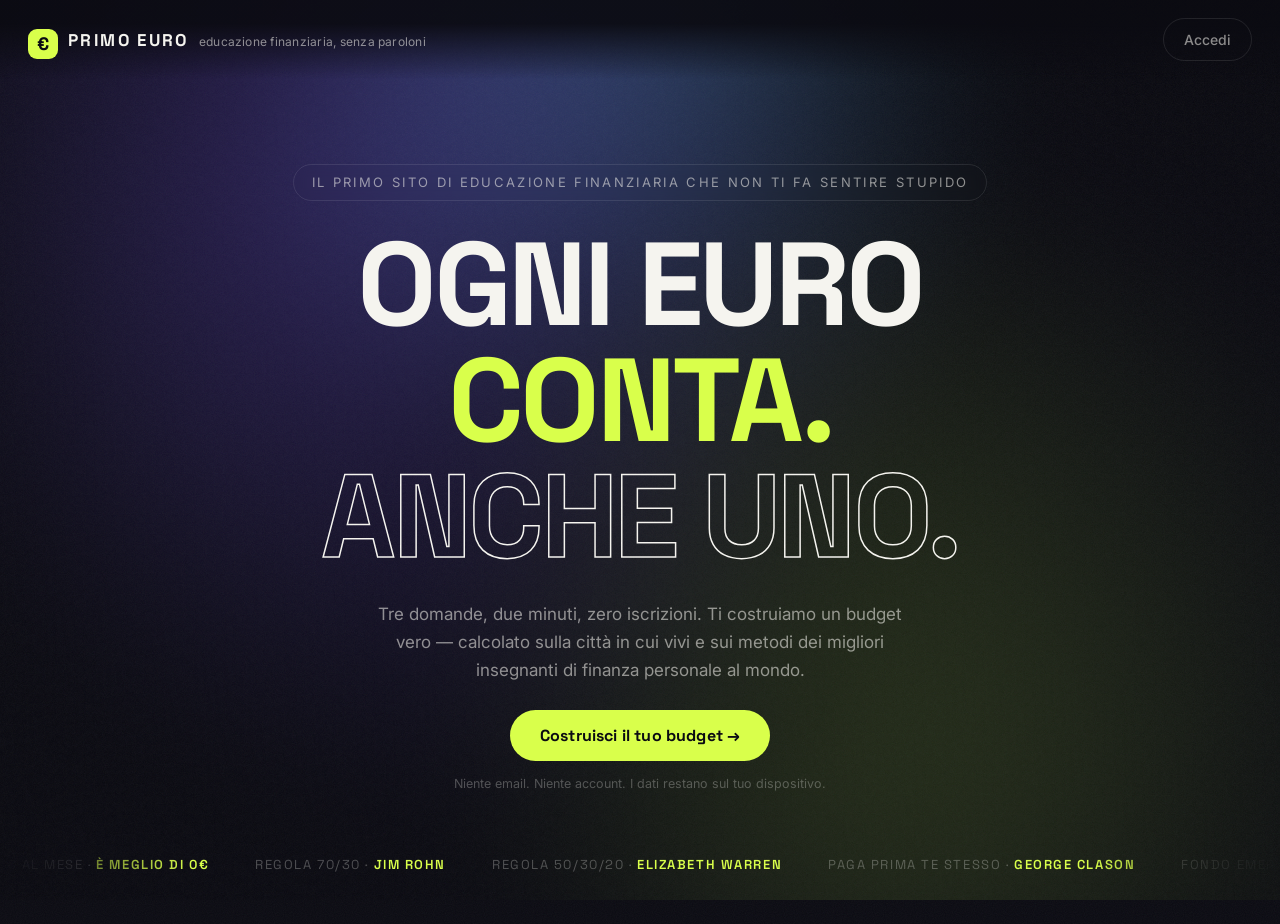
<file: dashboard.html>
<!DOCTYPE html>
<html lang="it">
<head>
  <meta charset="UTF-8" />
  <meta name="viewport" content="width=device-width, initial-scale=1.0, viewport-fit=cover" />
  <title>PRIMO EURO — Il tuo primo euro messo da parte</title>
  <meta name="description" content="Educazione finanziaria semplice: tre domande e ti costruiamo un budget vero, basato sulla tua città e sui metodi dei migliori insegnanti di finanza personale al mondo." />
  <link rel="icon" href="data:image/svg+xml,%3Csvg xmlns='http://www.w3.org/2000/svg' viewBox='0 0 100 100'%3E%3Crect width='100' height='100' rx='24' fill='%230b0b12'/%3E%3Ctext x='50' y='68' font-size='58' text-anchor='middle' fill='%23d9ff4b' font-family='Arial' font-weight='bold'%3E€%3C/text%3E%3C/svg%3E" />
  <link rel="preconnect" href="https://fonts.googleapis.com" />
  <link rel="preconnect" href="https://fonts.gstatic.com" crossorigin />
  <link href="https://fonts.googleapis.com/css2?family=Space+Grotesk:wght@400;500;600;700&family=Inter:wght@400;500;600&display=swap" rel="stylesheet" />
  <link rel="stylesheet" href="css/style.css" />
</head>
<body>

  <!-- WebGL shader background -->
  <canvas id="bg" aria-hidden="true"></canvas>
  <div class="grain" aria-hidden="true"></div>

  <!-- Top bar -->
  <header class="topbar">
    <div class="brand">
      <span class="brand-mark">€</span>
      <span class="brand-name">PRIMO&nbsp;EURO</span>
      <span class="brand-tag">educazione finanziaria, senza paroloni</span>
    </div>
    <nav class="topbar-right">
      <ol class="steps" id="stepDots" aria-label="Avanzamento">
        <li data-dot="goals"></li>
        <li data-dot="income"></li>
        <li data-dot="city"></li>
      </ol>
      <button class="btn-ghost" id="btnRestart" hidden>↺ Ricomincia</button>
      <button class="btn-ghost" id="btnAuth">Accedi</button>
    </nav>
  </header>

  <main id="stage">

    <!-- ===================== SCENE: HERO ===================== -->
    <section class="scene is-active" data-scene="hero">
      <div class="hero">
        <p class="eyebrow reveal">Il primo sito di educazione finanziaria che non ti fa sentire stupido</p>
        <h1 class="hero-title" id="heroTitle">
          <span class="line"><span class="w">Ogni</span> <span class="w">euro</span></span>
          <span class="line"><span class="w accent">conta.</span> <span class="w outline">Anche&nbsp;uno.</span></span>
        </h1>
        <p class="hero-sub reveal">
          Tre domande, due minuti, zero iscrizioni. Ti costruiamo un budget vero —
          calcolato sulla città in cui vivi e sui metodi dei migliori insegnanti
          di finanza personale al mondo.
        </p>
        <div class="hero-cta reveal">
          <button class="btn-primary" id="btnStart">Costruisci il tuo budget <span class="arrow">→</span></button>
          <p class="hero-note">Niente email. Niente account. I dati restano sul tuo dispositivo.</p>
        </div>
        <div class="hero-ticker reveal" aria-hidden="true">
          <div class="ticker-track" id="tickerTrack"></div>
        </div>
      </div>
    </section>

    <!-- ===================== SCENE: GOALS ===================== -->
    <section class="scene" data-scene="goals">
      <div class="panel">
        <header class="panel-head">
          <p class="kicker">01 — Obiettivi</p>
          <h2 class="panel-title">Cosa sogni?</h2>
          <p class="panel-sub">Scegline <em>uno per orizzonte</em>: breve, medio e lungo. Il futuro si costruisce su tre binari insieme.</p>
        </header>
        <div class="goals-grid" id="goalsGrid"></div>
        <footer class="panel-foot">
          <button class="btn-ghost" data-back>← Indietro</button>
          <button class="btn-primary" data-next id="btnGoalsNext" disabled>Scegline 3 <span class="arrow">→</span></button>
        </footer>
      </div>
    </section>

    <!-- ===================== SCENE: INCOME ===================== -->
    <section class="scene" data-scene="income">
      <div class="panel panel-narrow">
        <header class="panel-head">
          <p class="kicker">02 — Entrate</p>
          <h2 class="panel-title">Quanto ti entra al mese, <em>netto</em>?</h2>
          <p class="panel-sub">Netto = quello che arriva davvero. Stipendio, paghetta, lavoretti, ripetizioni: conta tutto.</p>
        </header>
        <div class="income-box">
          <div class="type-toggle" id="typeToggle" role="radiogroup" aria-label="Tipo di entrate">
            <button class="type-btn on" data-type="fisso" role="radio" aria-checked="true">
              <span class="t-emoji">💼</span><span>Stipendio fisso</span><small>già netto, tasse pagate</small>
            </button>
            <button class="type-btn" data-type="piva" role="radio" aria-checked="false">
              <span class="t-emoji">🧾</span><span>Partita IVA / freelance</span><small>il 50% va da parte per il fisco</small>
            </button>
          </div>
          <div class="income-display">
            <span class="income-euro">€</span>
            <input id="incomeInput" type="text" inputmode="numeric" value="1200" maxlength="6" aria-label="Entrate mensili nette in euro" />
            <span class="income-permonth">/mese</span>
          </div>
          <input id="incomeRange" class="range range-big" type="range" min="0" max="3500" step="10" value="1200" aria-label="Cursore entrate mensili" />
          <div class="income-marks"><span>0€</span><span>1.000€</span><span>2.000€</span><span>3.500€+</span></div>
          <p class="income-hint" id="incomeHint"></p>
          <div class="profile-row">
            <div class="jars-mini" id="ageChoice" role="radiogroup" aria-label="La tua età">
              <span class="jars-mini-label">La tua età:</span>
            </div>
            <div class="jars-mini" id="familyChoice" role="radiogroup" aria-label="Per chi è il budget">
              <span class="jars-mini-label">Il budget è:</span>
            </div>
          </div>
        </div>
        <footer class="panel-foot">
          <button class="btn-ghost" data-back>← Indietro</button>
          <button class="btn-primary" data-next>Avanti <span class="arrow">→</span></button>
        </footer>
      </div>
    </section>

    <!-- ===================== SCENE: CITY ===================== -->
    <section class="scene" data-scene="city">
      <div class="panel">
        <header class="panel-head">
          <p class="kicker">03 — Dove vivi</p>
          <h2 class="panel-title">La tua città, il tuo costo della vita.</h2>
          <p class="panel-sub">Stessa paga, vita diversa: 1.200€ a Milano non sono 1.200€ a Palermo.</p>
        </header>
        <div class="city-wrap">
          <div class="city-col">
            <input id="citySearch" class="city-search" type="search" placeholder="Cerca la tua città…" aria-label="Cerca città" />
            <div class="city-grid" id="cityGrid" role="listbox" aria-label="Scegli la città"></div>
          </div>
          <div class="housing-col">
            <p class="housing-label">Come vivi?</p>
            <div class="housing-grid" id="housingGrid"></div>
            <p class="housing-label">Come ti muovi?</p>
            <div class="housing-grid vehicle-grid" id="vehicleGrid"></div>
            <div class="city-preview" id="cityPreview" hidden></div>
          </div>
        </div>
        <footer class="panel-foot">
          <button class="btn-ghost" data-back>← Indietro</button>
          <button class="btn-primary" id="btnBuild" disabled>Calcola il mio piano <span class="arrow">→</span></button>
        </footer>
      </div>
    </section>

    <!-- ===================== SCENE: LOADING ===================== -->
    <section class="scene" data-scene="loading">
      <div class="loading">
        <div class="loading-ring" aria-hidden="true"><span></span></div>
        <p class="loading-line" id="loadingLine">Stiamo facendo i conti…</p>
      </div>
    </section>

    <!-- ===================== SCENE: DASHBOARD ===================== -->
    <section class="scene" data-scene="dash">
      <div class="dash">

        <header class="dash-head">
          <div>
            <h2 class="dash-title">Il tuo piano di <span id="dashMonth">questo mese</span></h2>
            <div class="dash-pills" id="dashPills"></div>
          </div>
          <div class="dash-actions">
            <button class="btn-ghost" id="btnTour" aria-label="Rivedi la guida">💡 Come funziona</button>
            <button class="btn-ghost" id="btnReset">✦ Rimetti i consigli</button>
          </div>
        </header>

        <div class="dash-grid">

          <!-- 1 · Budget -->
          <article class="card card-cats">
            <h3 class="card-title"><span class="step-num">1</span> Il tuo budget, voce per voce <span class="card-hint">— trascina i cursori o clicca sulla cifra e scrivila: il risparmio si aggiorna da solo</span></h3>
            <div class="cats" id="catsList"></div>
          </article>

          <!-- 2 · Piano -->
          <article class="card card-save">
            <h3 class="card-title"><span class="step-num">2</span> Il tuo piano del mese</h3>
            <div class="save-split">
              <div class="save-cell"><span class="save-emoji">🌱</span><b id="saveRisp">€0</b><span>risparmio</span></div>
              <div class="save-cell"><span class="save-emoji">📈</span><b id="saveInv">€0</b><span>investimenti</span></div>
            </div>
            <p class="save-note" id="saveNote"></p>
            <div class="jars-list" id="jarsList"></div>
            <div class="goals-guide" id="goalsGuide"></div>
            <button class="btn-primary btn-confirm" id="btnConfirm">✓ Conferma il piano</button>
          </article>

          <!-- 3 · Colpo d'occhio -->
          <div class="dash-side">

            <article class="card card-donut">
              <h3 class="card-title"><span class="step-num">3</span> Dove va ogni euro</h3>
              <div class="donut-wrap">
                <svg viewBox="0 0 200 200" class="donut" id="donutSvg" role="img" aria-label="Grafico a ciambella del budget">
                  <g id="donutArcs" transform="rotate(-90 100 100)"></g>
                </svg>
                <div class="donut-center">
                  <span class="donut-total" id="donutTotal">€0</span>
                  <span class="donut-caption">al mese</span>
                </div>
              </div>
              <ul class="legend" id="donutLegend"></ul>
            </article>

            <article class="card card-vita">
              <h3 class="card-title">Tenore di vita</h3>
              <div class="vita-row">
                <svg viewBox="0 0 120 70" class="gauge" aria-hidden="true">
                  <path d="M10 62 A52 52 0 0 1 110 62" class="gauge-track" />
                  <path d="M10 62 A52 52 0 0 1 110 62" class="gauge-fill" id="gaugeFill" />
                </svg>
                <div class="vita-info">
                  <span class="vita-grade" id="vitaGrade">—</span>
                  <span class="vita-label" id="vitaLabel"></span>
                </div>
              </div>
              <p class="vita-note" id="vitaNote"></p>
            </article>

          </div>
        </div>

        <article class="card card-teacher" id="teacherCard" tabindex="0" role="button" aria-label="Prossimo principio">
          <h3 class="card-title">I principi<br />dei maestri</h3>
          <div class="teacher-body">
            <p class="teacher-quote" id="teacherQuote"></p>
            <p class="teacher-name" id="teacherName"></p>
          </div>
          <div class="teacher-dots" id="teacherDots"></div>
        </article>
      </div>
    </section>

    <!-- ===================== SCENE: DONE ===================== -->
    <section class="scene" data-scene="done">
      <div class="done">
        <p class="kicker done-head">Piano confermato ✓</p>
        <h2 class="done-title done-head" id="doneTitle">Fatto.</h2>
        <p class="done-sub done-head" id="doneSub"></p>
        <div class="done-stats" id="doneStats"></div>
        <div class="done-advice" id="doneAdvice"></div>
        <div class="done-actions">
          <button class="btn-ghost" id="btnBackDash">← Ritocca il piano</button>
          <button class="btn-primary" id="btnDoneOk">Vado così, al lavoro 🌱</button>
        </div>
      </div>
    </section>

    <!-- ===================== SCENE: TABELLA DI MARCIA ===================== -->
    <section class="scene" data-scene="table">
      <div class="done">
        <p class="kicker done-head">La schermata da salvare 📌</p>
        <h2 class="done-title done-head">La tua <em>tabella di marcia</em>.</h2>
        <p class="done-sub done-head">Ogni volta che entrano soldi, esegui in ordine — dal punto 1 in giù. Copiala, scrivila a mano o falle uno screenshot: deve stare dove la vedi.</p>
        <div class="done-table" id="doneTable"></div>
        <p class="done-quote">Ogni euro conta. <span>Anche uno.</span></p>
        <div class="done-actions">
          <button class="btn-ghost" id="btnTableBack">← Ritocca il piano</button>
          <button class="btn-primary" id="btnCopyTable">📋 Copia la tabella</button>
        </div>
      </div>
    </section>

  </main>

  <!-- Modale accesso -->
  <div class="overlay" id="authModal" hidden>
    <div class="overlay-panel" role="dialog" aria-modal="true" aria-label="Accedi o registrati">
      <header class="overlay-head">
        <h3>🔑 Accedi o registrati</h3>
        <button class="overlay-close" id="authClose" aria-label="Chiudi">✕</button>
      </header>
      <p class="overlay-sub">
        Il piano è già salvato <b>su questo dispositivo</b>. Con un account lo ritrovi
        ovunque: niente password, ti mandiamo un link via email che vale come chiave.
      </p>
      <form id="authForm" class="auth-form">
        <input id="authEmail" type="email" class="city-search" placeholder="la-tua@email.it" autocomplete="email" required />
        <button class="btn-primary" type="submit">✉️ Inviami il link magico</button>
      </form>
      <div class="auth-alt" id="authAlt">
        <span class="auth-divider">oppure</span>
        <button class="btn-ghost auth-google" id="authGoogle">
          <svg width="16" height="16" viewBox="0 0 48 48" aria-hidden="true"><path fill="#FFC107" d="M43.6 20.1H42V20H24v8h11.3C33.7 32.7 29.2 36 24 36c-6.6 0-12-5.4-12-12s5.4-12 12-12c3.1 0 5.9 1.2 8 3l5.7-5.7C34.3 6.1 29.4 4 24 4 13 4 4 13 4 24s9 20 20 20 20-9 20-20c0-1.3-.1-2.6-.4-3.9z"/><path fill="#FF3D00" d="m6.3 14.7 6.6 4.8C14.7 15.1 19 12 24 12c3.1 0 5.9 1.2 8 3l5.7-5.7C34.3 6.1 29.4 4 24 4 16.3 4 9.7 8.3 6.3 14.7z"/><path fill="#4CAF50" d="M24 44c5.2 0 9.9-2 13.4-5.2l-6.2-5.2C29.2 35.1 26.7 36 24 36c-5.2 0-9.6-3.3-11.3-8l-6.5 5C9.5 39.6 16.2 44 24 44z"/><path fill="#1976D2" d="M43.6 20.1H42V20H24v8h11.3c-.8 2.3-2.3 4.3-4.1 5.7l6.2 5.2C41 35.4 44 30.2 44 24c0-1.3-.1-2.6-.4-3.9z"/></svg>
          Continua con Google
        </button>
      </div>
      <div id="authUser" hidden>
        <p class="overlay-sub">Sei dentro come <b id="authUserEmail"></b>. Il piano si aggiorna da solo sul tuo account.</p>
        <button class="btn-ghost" id="authLogout">Esci</button>
      </div>
      <p class="auth-msg" id="authMsg" hidden></p>
    </div>
  </div>

  <noscript>
    <div style="position:fixed;inset:0;background:#0b0b12;color:#f5f4ef;display:grid;place-items:center;font-family:sans-serif;text-align:center;padding:2rem;z-index:99">
      <p>PRIMO ha bisogno di JavaScript per fare i conti. Attivalo e ricarica la pagina 🙏</p>
    </div>
  </noscript>

  <script src="https://cdn.jsdelivr.net/npm/gsap@3.12.5/dist/gsap.min.js" defer></script>
  <script src="js/config.js" defer></script>
  <script src="js/data.js" defer></script>
  <script src="js/engine.js" defer></script>
  <script src="js/bg.js" defer></script>
  <script src="js/app.js" defer></script>
  <script src="js/auth.js" defer></script>
</body>
</html>
</file>
<file: css/style.css>
/* ============================================================
   PRIMO — design system
   Palette: inchiostro profondo + lime elettrico + violetto
   ============================================================ */

:root {
  --ink: #0b0b12;
  --ink-2: #12121d;
  --paper: #f5f4ef;
  --muted: rgba(245, 244, 239, 0.55);
  --faint: rgba(245, 244, 239, 0.28);
  --lime: #d9ff4b;
  --lime-dim: rgba(217, 255, 75, 0.14);
  --violet: #7c5cff;
  --teal: #4bd8c4;
  --coral: #ff7a59;
  --amber: #ffc24b;
  --danger: #ff5c72;
  --line: rgba(245, 244, 239, 0.1);
  --card: rgba(18, 18, 29, 0.62);
  --radius: 22px;
  --font-display: "Space Grotesk", "Inter", system-ui, sans-serif;
  --font-ui: "Inter", system-ui, sans-serif;
  --ease-out: cubic-bezier(0.22, 1, 0.36, 1);
}

* { margin: 0; padding: 0; box-sizing: border-box; }

html, body {
  height: 100%;
  overscroll-behavior: none;
}

body {
  background: var(--ink);
  color: var(--paper);
  font-family: var(--font-ui);
  font-size: 16px;
  line-height: 1.5;
  -webkit-font-smoothing: antialiased;
  overflow: hidden;
}

::selection { background: var(--lime); color: var(--ink); }

button { font-family: inherit; cursor: pointer; }
input { font-family: inherit; }

/* ---------- background layers ---------- */

#bg {
  position: fixed;
  inset: 0;
  width: 100%;
  height: 100%;
  z-index: 0;
}

.grain {
  position: fixed;
  inset: -50%;
  z-index: 1;
  pointer-events: none;
  opacity: 0.055;
  background-image: url("data:image/svg+xml,%3Csvg xmlns='http://www.w3.org/2000/svg' width='300' height='300'%3E%3Cfilter id='n'%3E%3CfeTurbulence type='fractalNoise' baseFrequency='0.9' numOctaves='2'/%3E%3C/filter%3E%3Crect width='300' height='300' filter='url(%23n)'/%3E%3C/svg%3E");
  animation: grain-shift 0.9s steps(3) infinite;
}

@keyframes grain-shift {
  0% { transform: translate(0, 0); }
  33% { transform: translate(-2%, 1%); }
  66% { transform: translate(1%, -2%); }
  100% { transform: translate(0, 0); }
}

/* ---------- topbar ---------- */

.topbar {
  position: fixed;
  top: 0; left: 0; right: 0;
  z-index: 10;
  display: flex;
  align-items: center;
  justify-content: space-between;
  padding: 18px 28px;
  background: linear-gradient(180deg, rgba(11, 11, 18, 0.92) 30%, rgba(11, 11, 18, 0));
}

.brand { display: flex; align-items: baseline; gap: 10px; }

.brand-mark {
  display: inline-grid;
  place-items: center;
  width: 30px; height: 30px;
  border-radius: 9px;
  background: var(--lime);
  color: var(--ink);
  font-family: var(--font-display);
  font-weight: 700;
  font-size: 18px;
  transform: translateY(4px);
}

.brand-name {
  font-family: var(--font-display);
  font-weight: 700;
  letter-spacing: 0.14em;
  font-size: 17px;
}

.brand-tag {
  font-size: 12px;
  color: var(--muted);
  letter-spacing: 0.02em;
}

.topbar-right { display: flex; align-items: center; gap: 18px; }

.steps {
  display: flex;
  gap: 8px;
  list-style: none;
  opacity: 0;
  transition: opacity 0.4s;
}

.steps.show { opacity: 1; }

.steps li {
  width: 22px; height: 4px;
  border-radius: 2px;
  background: var(--line);
  transition: background 0.35s;
}

.steps li.on { background: var(--lime); }

/* ---------- buttons ---------- */

.btn-primary {
  position: relative;
  border: none;
  border-radius: 999px;
  padding: 15px 30px;
  background: var(--lime);
  color: var(--ink);
  font-family: var(--font-display);
  font-weight: 700;
  font-size: 16px;
  letter-spacing: 0.01em;
  transition: transform 0.35s var(--ease-out), box-shadow 0.35s, opacity 0.25s;
  box-shadow: 0 0 0 0 rgba(217, 255, 75, 0);
  will-change: transform;
}

.btn-primary:hover { box-shadow: 0 8px 40px -8px rgba(217, 255, 75, 0.55); }
.btn-primary:active { transform: scale(0.97); }
.btn-primary:disabled { opacity: 0.35; cursor: not-allowed; box-shadow: none; }

.btn-primary .arrow { display: inline-block; transition: transform 0.3s var(--ease-out); }
.btn-primary:hover .arrow { transform: translateX(4px); }

.btn-ghost {
  border: 1px solid var(--line);
  background: transparent;
  color: var(--muted);
  border-radius: 999px;
  padding: 12px 20px;
  font-size: 14px;
  font-weight: 500;
  transition: border-color 0.3s, color 0.3s, background 0.3s;
}

.btn-ghost:hover { border-color: var(--faint); color: var(--paper); background: rgba(245,244,239,0.04); }

/* ---------- scenes ---------- */

#stage { position: relative; z-index: 5; height: 100dvh; }

.scene {
  position: absolute;
  inset: 0;
  display: grid;
  place-items: center;
  padding: 86px 28px 28px;
  opacity: 0;
  visibility: hidden;
  transform: translateY(26px) scale(0.995);
  transition: opacity 0.55s var(--ease-out), transform 0.55s var(--ease-out), visibility 0s 0.55s;
  pointer-events: none;
  overflow: hidden auto;
}

.scene.is-active {
  opacity: 1;
  visibility: visible;
  transform: none;
  pointer-events: auto;
  transition: opacity 0.6s var(--ease-out) 0.12s, transform 0.6s var(--ease-out) 0.12s;
}

/* ---------- hero ---------- */

.hero {
  max-width: 880px;
  text-align: center;
  display: flex;
  flex-direction: column;
  align-items: center;
  gap: 26px;
}

.eyebrow {
  font-size: 13px;
  letter-spacing: 0.18em;
  text-transform: uppercase;
  color: var(--muted);
  border: 1px solid var(--line);
  border-radius: 999px;
  padding: 8px 18px;
  backdrop-filter: blur(6px);
}

.hero-title {
  font-family: var(--font-display);
  font-weight: 700;
  font-size: clamp(52px, 9.5vw, 118px);
  line-height: 0.98;
  letter-spacing: -0.03em;
  text-transform: uppercase;
}

.hero-title .line { display: block; overflow: hidden; }
.hero-title .w { display: inline-block; }

.hero-title .accent { color: var(--lime); }

.hero-title .outline {
  color: transparent;
  -webkit-text-stroke: 1.5px var(--paper);
}

.hero-sub {
  max-width: 560px;
  font-size: 17px;
  color: var(--muted);
  line-height: 1.65;
}

.hero-cta { display: flex; flex-direction: column; align-items: center; gap: 14px; }

.hero-note { font-size: 12.5px; color: var(--faint); }

/* ticker */

.hero-ticker {
  position: absolute;
  bottom: 26px;
  left: 0; right: 0;
  overflow: hidden;
  mask-image: linear-gradient(90deg, transparent, #000 15%, #000 85%, transparent);
  -webkit-mask-image: linear-gradient(90deg, transparent, #000 15%, #000 85%, transparent);
}

.ticker-track {
  display: flex;
  gap: 46px;
  width: max-content;
  animation: ticker 38s linear infinite;
  font-family: var(--font-display);
  font-size: 13px;
  letter-spacing: 0.12em;
  text-transform: uppercase;
  color: var(--faint);
  white-space: nowrap;
}

.ticker-track b { color: var(--lime); font-weight: 600; }

@keyframes ticker { to { transform: translateX(-50%); } }

/* ---------- panels (wizard) ---------- */

.panel {
  width: min(1020px, 100%);
  display: flex;
  flex-direction: column;
  gap: 28px;
}

.panel-narrow { width: min(640px, 100%); }

.kicker {
  font-family: var(--font-display);
  font-size: 12.5px;
  letter-spacing: 0.22em;
  text-transform: uppercase;
  color: var(--lime);
  margin-bottom: 12px;
}

.panel-title {
  font-family: var(--font-display);
  font-weight: 700;
  font-size: clamp(32px, 4.6vw, 54px);
  letter-spacing: -0.02em;
  line-height: 1.04;
}

.panel-title em { font-style: normal; color: var(--lime); }

.panel-sub { margin-top: 10px; color: var(--muted); font-size: 15.5px; max-width: 560px; }

.panel-foot {
  display: flex;
  justify-content: space-between;
  align-items: center;
  gap: 16px;
}

/* ---------- goals ---------- */

.goals-grid {
  display: grid;
  grid-template-columns: repeat(3, 1fr);
  gap: 18px;
}

.goal-col { display: flex; flex-direction: column; gap: 10px; }

.goal-col-head {
  display: flex;
  align-items: baseline;
  justify-content: space-between;
  padding: 0 4px 4px;
}

.goal-col-title {
  font-family: var(--font-display);
  font-weight: 600;
  font-size: 15px;
  letter-spacing: 0.04em;
}

.goal-col-when { font-size: 12px; color: var(--faint); }

.goal-check {
  display: inline-block;
  color: var(--lime);
  font-weight: 700;
  opacity: 0;
  transform: scale(0.6);
  transition: opacity 0.3s, transform 0.3s var(--ease-out);
}

.goal-col.chosen .goal-check { opacity: 1; transform: none; }

.goal-chip {
  display: flex;
  align-items: center;
  gap: 12px;
  text-align: left;
  border: 1px solid var(--line);
  background: var(--card);
  backdrop-filter: blur(10px);
  color: var(--paper);
  border-radius: 16px;
  padding: 13px 16px;
  font-size: 14.5px;
  font-weight: 500;
  transition: border-color 0.25s, background 0.25s, transform 0.25s var(--ease-out);
}

.goal-chip:hover { border-color: var(--faint); transform: translateY(-2px); }

.goal-chip.on {
  border-color: var(--lime);
  background: var(--lime-dim);
  box-shadow: inset 0 0 0 1px var(--lime);
}

.goal-chip .g-emoji { font-size: 20px; }
.goal-chip .g-cost { margin-left: auto; font-size: 12.5px; color: var(--muted); font-variant-numeric: tabular-nums; }
.goal-chip.on .g-cost { color: var(--lime); }

/* ---------- income ---------- */

.income-box {
  display: flex;
  flex-direction: column;
  gap: 22px;
  border: 1px solid var(--line);
  background: var(--card);
  backdrop-filter: blur(12px);
  border-radius: var(--radius);
  padding: 34px 34px 26px;
}

.income-display {
  display: flex;
  align-items: baseline;
  justify-content: center;
  gap: 8px;
  font-family: var(--font-display);
}

.income-euro { font-size: 34px; color: var(--lime); font-weight: 700; }

#incomeInput {
  background: transparent;
  border: none;
  outline: none;
  color: var(--paper);
  font-family: var(--font-display);
  font-weight: 700;
  font-size: clamp(56px, 8vw, 84px);
  letter-spacing: -0.02em;
  width: 5ch;
  text-align: center;
  font-variant-numeric: tabular-nums;
  border-bottom: 2px solid var(--line);
  transition: border-color 0.3s;
}

#incomeInput:focus { border-color: var(--lime); }

.income-permonth { font-size: 18px; color: var(--muted); }

.income-marks {
  display: flex;
  justify-content: space-between;
  font-size: 12px;
  color: var(--faint);
  font-variant-numeric: tabular-nums;
}

.income-hint {
  text-align: center;
  font-size: 14px;
  color: var(--muted);
  min-height: 22px;
}

.income-hint b { color: var(--lime); font-weight: 600; }

/* range slider */

.range {
  -webkit-appearance: none;
  appearance: none;
  width: 100%;
  height: 26px;
  background: transparent;
}

.range::-webkit-slider-runnable-track {
  height: 6px;
  border-radius: 3px;
  background: linear-gradient(90deg, var(--lime) var(--fill, 50%), rgba(245,244,239,0.12) var(--fill, 50%));
}

.range::-moz-range-track {
  height: 6px;
  border-radius: 3px;
  background: rgba(245,244,239,0.12);
}

.range::-moz-range-progress { height: 6px; border-radius: 3px; background: var(--lime); }

.range::-webkit-slider-thumb {
  -webkit-appearance: none;
  width: 22px; height: 22px;
  border-radius: 50%;
  background: var(--paper);
  border: 5px solid var(--ink);
  box-shadow: 0 0 0 1.5px var(--lime), 0 4px 14px rgba(0,0,0,0.5);
  margin-top: -8px;
  transition: transform 0.2s var(--ease-out);
}

.range::-webkit-slider-thumb:hover { transform: scale(1.15); }

.range::-moz-range-thumb {
  width: 12px; height: 12px;
  border-radius: 50%;
  background: var(--paper);
  border: 5px solid var(--ink);
  box-shadow: 0 0 0 1.5px var(--lime), 0 4px 14px rgba(0,0,0,0.5);
}

/* ---------- city ---------- */

.city-wrap {
  display: grid;
  grid-template-columns: 1.25fr 1fr;
  gap: 22px;
  align-items: start;
}

.city-col { display: flex; flex-direction: column; gap: 12px; }

.city-search {
  border: 1px solid var(--line);
  background: var(--card);
  backdrop-filter: blur(10px);
  color: var(--paper);
  border-radius: 14px;
  padding: 14px 18px;
  font-size: 15px;
  outline: none;
  transition: border-color 0.3s;
}

.city-search::placeholder { color: var(--faint); }
.city-search:focus { border-color: var(--lime); }

.city-grid {
  display: grid;
  grid-template-columns: repeat(3, 1fr);
  gap: 9px;
  max-height: 292px;
  overflow-y: auto;
  padding-right: 4px;
  scrollbar-width: thin;
  scrollbar-color: var(--faint) transparent;
}

.city-btn {
  border: 1px solid var(--line);
  background: var(--card);
  color: var(--paper);
  border-radius: 12px;
  padding: 11px 12px;
  font-size: 13.5px;
  font-weight: 500;
  text-align: left;
  display: flex;
  flex-direction: column;
  gap: 2px;
  transition: border-color 0.2s, background 0.2s;
}

.city-btn small { color: var(--faint); font-size: 11px; }
.city-btn:hover { border-color: var(--faint); }

.city-btn.on {
  border-color: var(--lime);
  background: var(--lime-dim);
  box-shadow: inset 0 0 0 1px var(--lime);
}

.city-btn.on small { color: var(--lime); }

.housing-col { display: flex; flex-direction: column; gap: 12px; }

.housing-label {
  font-family: var(--font-display);
  font-size: 13px;
  letter-spacing: 0.1em;
  text-transform: uppercase;
  color: var(--muted);
}

.housing-grid { display: grid; grid-template-columns: 1fr 1fr; gap: 9px; }

.housing-btn {
  border: 1px solid var(--line);
  background: var(--card);
  color: var(--paper);
  border-radius: 14px;
  padding: 14px;
  font-size: 13.5px;
  font-weight: 500;
  text-align: left;
  display: flex;
  flex-direction: column;
  gap: 6px;
  transition: border-color 0.2s, background 0.2s;
}

.housing-btn .h-emoji { font-size: 22px; }
.housing-btn:hover { border-color: var(--faint); }

.housing-btn.on {
  border-color: var(--lime);
  background: var(--lime-dim);
  box-shadow: inset 0 0 0 1px var(--lime);
}

.vehicle-grid .housing-btn { padding: 10px 12px; gap: 3px; }
.vehicle-grid .h-emoji { font-size: 18px; }

.city-preview {
  border: 1px dashed var(--faint);
  border-radius: 16px;
  padding: 16px 18px;
  font-size: 13.5px;
  color: var(--muted);
  line-height: 1.7;
}

.city-preview b { color: var(--paper); font-variant-numeric: tabular-nums; }

/* ---------- loading ---------- */

.loading { display: flex; flex-direction: column; align-items: center; gap: 30px; }

.loading-ring {
  width: 74px; height: 74px;
  border-radius: 50%;
  border: 2px solid var(--line);
  position: relative;
}

.loading-ring span {
  position: absolute;
  inset: -2px;
  border-radius: 50%;
  border: 2px solid transparent;
  border-top-color: var(--lime);
  animation: spin 0.9s linear infinite;
}

@keyframes spin { to { transform: rotate(360deg); } }

.loading-line {
  font-family: var(--font-display);
  font-size: clamp(18px, 2.6vw, 26px);
  font-weight: 600;
  text-align: center;
  min-height: 36px;
}

/* ---------- dashboard ---------- */

.dash {
  width: min(1280px, 100%);
  height: 100%;
  display: flex;
  flex-direction: column;
  gap: 12px;
}

.dash-head {
  display: flex;
  justify-content: space-between;
  align-items: flex-end;
  gap: 18px;
  flex-wrap: wrap;
}

.dash-title {
  font-family: var(--font-display);
  font-weight: 700;
  font-size: clamp(24px, 2.6vw, 34px);
  letter-spacing: -0.02em;
}

.dash-title span { color: var(--lime); }

.dash-pills { display: flex; gap: 8px; margin-top: 10px; flex-wrap: wrap; }

.pill {
  font-size: 12.5px;
  color: var(--muted);
  border: 1px solid var(--line);
  border-radius: 999px;
  padding: 6px 14px;
  backdrop-filter: blur(6px);
}

.pill b { color: var(--paper); font-weight: 600; }

/* bottone conferma in fondo alla card piano */
.btn-confirm { margin-top: auto; width: 100%; }

.dash-grid {
  flex: 1;
  min-height: 0;
  display: grid;
  grid-template-columns: 1fr 360px 300px;
  gap: 12px;
}

.step-num {
  display: inline-grid;
  place-items: center;
  width: 18px;
  height: 18px;
  border-radius: 50%;
  background: var(--lime);
  color: var(--ink);
  font-size: 11px;
  font-weight: 700;
  margin-right: 4px;
  transform: translateY(-1px);
}

.card {
  border: 1px solid var(--line);
  background: var(--card);
  backdrop-filter: blur(14px);
  border-radius: var(--radius);
  padding: 16px 20px;
  display: flex;
  flex-direction: column;
  gap: 10px;
  min-height: 0;
}

.card-title {
  font-family: var(--font-display);
  font-size: 13px;
  font-weight: 600;
  letter-spacing: 0.12em;
  text-transform: uppercase;
  color: var(--muted);
}

.card-hint { text-transform: none; letter-spacing: 0; font-weight: 400; color: var(--faint); }

/* donut */

.card-donut { align-items: center; }

.donut-wrap { position: relative; width: min(205px, 100%); margin-top: 4px; }

.scene[data-scene="dash"] { padding-top: 76px; padding-bottom: 20px; }

.donut { width: 100%; display: block; }

.donut circle.seg {
  fill: none;
  stroke-width: 22;
  stroke-linecap: butt;
  transition: stroke-dasharray 0.7s var(--ease-out), stroke-dashoffset 0.7s var(--ease-out);
}

.donut-center {
  position: absolute;
  inset: 0;
  display: flex;
  flex-direction: column;
  align-items: center;
  justify-content: center;
  gap: 2px;
  pointer-events: none;
}

.donut-total {
  font-family: var(--font-display);
  font-weight: 700;
  font-size: 30px;
  letter-spacing: -0.02em;
  font-variant-numeric: tabular-nums;
}

.donut-caption { font-size: 12px; color: var(--muted); }

.legend {
  list-style: none;
  width: 100%;
  display: flex;
  flex-direction: column;
  gap: 9px;
  font-size: 13.5px;
}

.legend li { display: flex; align-items: center; gap: 10px; }

.legend .dot { width: 10px; height: 10px; border-radius: 3px; flex: none; }
.legend .l-name { color: var(--muted); }
.legend .l-val { margin-left: auto; font-weight: 600; font-variant-numeric: tabular-nums; }
.legend .l-pct { color: var(--faint); font-size: 12px; width: 38px; text-align: right; font-variant-numeric: tabular-nums; }

/* categories */

.card-cats { overflow: hidden; }

.cats {
  flex: 1;
  min-height: 0;
  overflow-y: auto;
  display: flex;
  flex-direction: column;
  gap: 4px;
  padding-right: 6px;
  scrollbar-width: thin;
  scrollbar-color: var(--faint) transparent;
}

.cat {
  display: grid;
  grid-template-columns: 30px minmax(160px, 210px) 1fr 92px;
  grid-template-areas: "emoji name slider value";
  align-items: center;
  column-gap: 14px;
  padding: 4px 10px;
  border-radius: 14px;
  transition: background 0.25s;
}

.cat:hover { background: rgba(245, 244, 239, 0.035); }

.cat-emoji { grid-area: emoji; font-size: 20px; text-align: center; }

.cat-name { grid-area: name; font-size: 14px; font-weight: 500; display: flex; flex-direction: column; line-height: 1.3; }
.cat-name small { color: var(--faint); font-size: 10.5px; font-weight: 400; }

.cat-value {
  grid-area: value;
  display: flex;
  align-items: baseline;
  justify-content: flex-end;
  gap: 3px;
  font-family: var(--font-display);
  font-weight: 600;
  font-size: 15px;
  font-variant-numeric: tabular-nums;
}

.cat-value input {
  width: 52px;
  background: transparent;
  border: none;
  border-bottom: 1px dashed transparent;
  outline: none;
  color: inherit;
  font: inherit;
  text-align: right;
  padding: 0;
  transition: border-color 0.25s;
  cursor: text;
}

.cat:hover .cat-value input:not([readonly]) { border-bottom-color: var(--faint); }
.cat-value input:focus { border-bottom-color: var(--lime); }
.cat-value input[readonly] { cursor: default; }

.cat-value .cat-suffix { color: var(--muted); font-size: 12px; }
.cat-value small { color: var(--faint); font-size: 11px; font-weight: 400; margin-left: 3px; width: 30px; }

.cat .range { grid-area: slider; height: 20px; }

.cat .range::-webkit-slider-runnable-track { height: 4px; }
.cat .range::-webkit-slider-thumb { width: 16px; height: 16px; border-width: 4px; margin-top: -6px; }
.cat .range::-moz-range-track { height: 4px; }
.cat .range::-moz-range-progress { height: 4px; }

.cat-save {
  border: 1px solid rgba(217, 255, 75, 0.3);
  background: var(--lime-dim);
}

.cat-save .cat-value { color: var(--lime); }

/* save card */

/* risparmio e investimenti: separati, mai sommati */
.save-split { display: grid; grid-template-columns: 1fr 1fr; gap: 8px; }

.save-cell {
  border: 1px solid rgba(217, 255, 75, 0.25);
  background: var(--lime-dim);
  border-radius: 14px;
  padding: 10px 14px;
  display: flex;
  flex-direction: column;
  line-height: 1.2;
}

.save-cell:last-child { border-color: rgba(124, 92, 255, 0.4); background: rgba(124, 92, 255, 0.1); }

.save-cell b {
  font-family: var(--font-display);
  font-weight: 700;
  font-size: clamp(22px, 2vw, 28px);
  letter-spacing: -0.02em;
  color: var(--lime);
  font-variant-numeric: tabular-nums;
}

.save-cell:last-child b { color: #b09dff; }
.save-cell span:last-child { font-size: 11.5px; color: var(--muted); }
.save-emoji { font-size: 14px; }

.save-note { font-size: 12.5px; color: var(--muted); line-height: 1.55; }

/* guida per obiettivo: cosa serve al mese, in parole */
.goals-guide { display: flex; flex-direction: column; gap: 6px; }

.gg {
  border: 1px solid var(--line);
  border-radius: 12px;
  padding: 8px 12px;
  font-size: 12px;
  line-height: 1.5;
  color: var(--muted);
}

.gg b { color: var(--paper); font-variant-numeric: tabular-nums; }
.gg.ok { border-color: rgba(217, 255, 75, 0.3); }
.gg.ok b.gg-state { color: var(--lime); }
.gg.gap { border-color: rgba(255, 194, 75, 0.35); }
.gg.gap b.gg-state { color: var(--amber); }

.profile-row { display: flex; flex-direction: column; gap: 10px; }

/* vita card */

.vita-row { display: flex; align-items: center; gap: 16px; }

.gauge { width: 96px; flex: none; }

.gauge-track { fill: none; stroke: rgba(245,244,239,0.1); stroke-width: 9; stroke-linecap: round; }

.gauge-fill {
  fill: none;
  stroke: var(--lime);
  stroke-width: 9;
  stroke-linecap: round;
  stroke-dasharray: 163;
  stroke-dashoffset: 163;
  transition: stroke-dashoffset 1s var(--ease-out), stroke 0.5s;
}

.vita-info { display: flex; flex-direction: column; }

.vita-grade {
  font-family: var(--font-display);
  font-weight: 700;
  font-size: 28px;
  letter-spacing: -0.02em;
}

.vita-label { font-size: 13px; color: var(--muted); }

.vita-note { font-size: 12px; color: var(--muted); line-height: 1.55; }

/* teacher ribbon */

.card-teacher {
  cursor: pointer;
  user-select: none;
  transition: border-color 0.3s;
  flex: none;
  flex-direction: row;
  align-items: center;
  gap: 22px;
  padding: 12px 22px;
}

.card-teacher:hover { border-color: var(--faint); }
.card-teacher:focus-visible { outline: 2px solid var(--lime); outline-offset: 2px; }

.card-teacher .card-title { flex: none; line-height: 1.35; }

.teacher-body {
  flex: 1;
  min-width: 0;
  display: flex;
  align-items: baseline;
  gap: 16px;
}

.teacher-quote {
  flex: 1;
  font-family: var(--font-display);
  font-size: 14.5px;
  font-weight: 500;
  line-height: 1.4;
  transition: opacity 0.3s, transform 0.3s;
}

.teacher-name {
  font-size: 11.5px;
  color: var(--lime);
  letter-spacing: 0.06em;
  text-transform: uppercase;
  white-space: nowrap;
  transition: opacity 0.3s, transform 0.3s;
}

.teacher-dots { display: flex; gap: 5px; flex: none; }

.teacher-dots span {
  width: 5px; height: 5px;
  border-radius: 50%;
  background: var(--line);
  transition: background 0.3s;
}

.teacher-dots span.on { background: var(--lime); }

.teacher-fade { opacity: 0; transform: translateY(6px); }

/* ---------- scena finale ---------- */

.done {
  width: min(760px, 100%);
  display: flex;
  flex-direction: column;
  align-items: center;
  text-align: center;
  gap: 18px;
}

.done-title {
  font-family: var(--font-display);
  font-weight: 700;
  font-size: clamp(34px, 5vw, 58px);
  letter-spacing: -0.02em;
  line-height: 1.02;
}

.done-title em { font-style: normal; color: var(--lime); }

.done-sub { color: var(--muted); font-size: 15.5px; max-width: 520px; line-height: 1.6; }

.done-stats {
  display: grid;
  grid-template-columns: repeat(3, 1fr);
  gap: 10px;
  width: 100%;
}

.done-stat {
  border: 1px solid var(--line);
  background: var(--card);
  backdrop-filter: blur(10px);
  border-radius: 16px;
  padding: 16px 12px;
  display: flex;
  flex-direction: column;
  gap: 3px;
}

.done-stat b {
  font-family: var(--font-display);
  font-weight: 700;
  font-size: clamp(22px, 2.6vw, 30px);
  letter-spacing: -0.02em;
  color: var(--lime);
  font-variant-numeric: tabular-nums;
}

.done-stat span { font-size: 12px; color: var(--muted); }

.done-goals { display: flex; flex-wrap: wrap; gap: 8px; justify-content: center; }

.done-goal {
  border: 1px solid var(--line);
  border-radius: 999px;
  padding: 7px 15px;
  font-size: 13px;
  color: var(--muted);
}

.done-goal b { color: var(--paper); }

.done-advice { width: 100%; display: flex; flex-direction: column; gap: 8px; text-align: left; }

.done-advice-title {
  font-family: var(--font-display);
  font-size: 12px;
  font-weight: 600;
  letter-spacing: 0.14em;
  text-transform: uppercase;
  color: var(--muted);
  text-align: center;
  margin-bottom: 2px;
}

.advice {
  display: flex;
  gap: 12px;
  align-items: baseline;
  border: 1px solid var(--line);
  border-radius: 14px;
  padding: 11px 16px;
  font-size: 13.5px;
  line-height: 1.55;
}

.advice b { color: var(--paper); }
.advice.red { border-color: rgba(255, 92, 114, 0.4); background: rgba(255, 92, 114, 0.07); }
.advice.red b { color: var(--danger); }
.advice.amber { border-color: rgba(255, 194, 75, 0.35); background: rgba(255, 194, 75, 0.06); }
.advice.ok { border-color: rgba(217, 255, 75, 0.35); background: var(--lime-dim); }

/* tabella di marcia: ordini precisi, da copiare o ricopiare */
.done-table {
  width: 100%;
  border: 1px solid rgba(217, 255, 75, 0.35);
  background: rgba(11, 11, 18, 0.75);
  border-radius: 18px;
  padding: 18px 20px;
  text-align: left;
  display: flex;
  flex-direction: column;
  gap: 4px;
}

.done-table-title {
  font-family: var(--font-display);
  font-size: 12px;
  font-weight: 600;
  letter-spacing: 0.14em;
  text-transform: uppercase;
  color: var(--lime);
  margin-bottom: 8px;
}

.dt-row {
  display: flex;
  align-items: baseline;
  gap: 12px;
  padding: 6px 0;
  border-bottom: 1px dashed rgba(245, 244, 239, 0.08);
  font-size: 13.5px;
  line-height: 1.5;
}

.dt-row:last-of-type { border-bottom: none; }

.dt-num {
  flex: none;
  width: 22px; height: 22px;
  display: inline-grid;
  place-items: center;
  border-radius: 50%;
  background: var(--lime);
  color: var(--ink);
  font-family: var(--font-display);
  font-weight: 700;
  font-size: 12px;
  transform: translateY(3px);
}

.dt-text { flex: 1; color: var(--muted); }
.dt-text b { color: var(--paper); }
.dt-amount {
  font-family: var(--font-display);
  font-weight: 700;
  font-size: 15px;
  font-variant-numeric: tabular-nums;
  white-space: nowrap;
}

.dt-row.lime .dt-amount { color: var(--lime); }
.dt-row.tax .dt-amount { color: var(--danger); }

.dt-foot { font-size: 12px; color: var(--faint); margin-top: 8px; }

.done-quote {
  font-family: var(--font-display);
  font-size: 17px;
  font-weight: 600;
  color: var(--muted);
}

.done-quote span { color: var(--lime); }

.done-actions { display: flex; gap: 12px; flex-wrap: wrap; justify-content: center; }

@media (max-width: 720px) {
  .done-stats { grid-template-columns: 1fr; }
}

@media (max-height: 900px) and (min-width: 721px) {
  .done { gap: 12px; }
  .done-stat { padding: 11px 10px; }
  .advice { padding: 8px 13px; font-size: 12.5px; }
}

/* ---------- reveal helpers ---------- */

.reveal { opacity: 0; transform: translateY(24px); }
.reveal.in { opacity: 1; transform: none; transition: opacity 0.8s var(--ease-out), transform 0.8s var(--ease-out); }

.hero-title .w { transform: translateY(115%); }
.no-gsap .hero-title .w, .no-gsap .reveal { opacity: 1; transform: none; }

/* ---------- responsive ---------- */

@media (max-width: 1080px) {
  body { overflow: auto; }
  #stage { height: auto; min-height: 100dvh; }
  .scene { position: fixed; inset: 0; overflow-y: auto; align-content: start; }
  .scene[data-scene="dash"] { display: block; padding-top: 78px; }
  .dash { height: auto; }
  .dash-grid { grid-template-columns: 1fr 1fr; }
  .card-cats { grid-column: 1 / -1; }
  .card-vita { grid-column: 1 / -1; }
  .cats { overflow: visible; }
  .brand-tag { display: none; }
}

@media (max-width: 720px) {
  .topbar { padding: 14px 18px; }
  .scene { padding: 72px 16px 24px; }
  .goals-grid { grid-template-columns: 1fr; gap: 22px; }
  .city-wrap { grid-template-columns: 1fr; }
  .city-grid { max-height: 200px; }
  .dash-grid { grid-template-columns: 1fr; }
  .dash-side { display: contents; }
  .panel-foot { position: sticky; bottom: 0; padding: 12px 0; background: linear-gradient(transparent, var(--ink) 40%); }
  .income-box { padding: 26px 20px 20px; }
  .hero-ticker { display: none; }
  .hero { gap: 20px; }

  .cat {
    grid-template-columns: 34px 1fr 86px;
    grid-template-areas: "emoji name value" "emoji slider slider";
    row-gap: 2px;
    padding: 9px 10px;
  }

  .card-teacher { flex-wrap: wrap; }
  .card-teacher .card-title br { display: none; }
  .teacher-body { flex-direction: column; gap: 6px; width: 100%; }
  .teacher-name { white-space: normal; }
}

.dash-side { display: flex; flex-direction: column; gap: 12px; min-height: 0; }

@media (max-width: 1080px) and (min-width: 721px) {
  .dash-side { display: contents; }
}

/* ---------- toggle tipo entrate ---------- */

.type-toggle { display: grid; grid-template-columns: 1fr 1fr; gap: 10px; }

.type-btn {
  border: 1px solid var(--line);
  background: rgba(245, 244, 239, 0.03);
  color: var(--paper);
  border-radius: 14px;
  padding: 12px 14px;
  display: flex;
  flex-direction: column;
  align-items: flex-start;
  gap: 2px;
  font-size: 14px;
  font-weight: 600;
  font-family: var(--font-display);
  transition: border-color 0.25s, background 0.25s;
}

.type-btn small { font-family: var(--font-ui); font-weight: 400; font-size: 11.5px; color: var(--faint); }
.type-btn .t-emoji { font-size: 18px; }
.type-btn:hover { border-color: var(--faint); }

.type-btn.on {
  border-color: var(--lime);
  background: var(--lime-dim);
  box-shadow: inset 0 0 0 1px var(--lime);
}

.type-btn.on small { color: var(--muted); }

/* ---------- bottone piccolo ---------- */

.btn-small { padding: 12px 20px; font-size: 14px; }

.dash-actions { display: flex; gap: 10px; align-items: center; }

/* ---------- overlay generico (accesso) ---------- */

.overlay[hidden] { display: none; }

.overlay {
  position: fixed;
  inset: 0;
  z-index: 50;
  display: grid;
  place-items: center;
  padding: 20px;
  background: rgba(7, 7, 12, 0.55);
  backdrop-filter: blur(10px);
  animation: overlay-in 0.3s var(--ease-out);
}

@keyframes overlay-in { from { opacity: 0; } }

.overlay-panel {
  width: min(460px, 100%);
  max-height: calc(100dvh - 40px);
  overflow-y: auto;
  border: 1px solid var(--line);
  background: var(--ink-2);
  border-radius: 24px;
  padding: 26px 28px;
  display: flex;
  flex-direction: column;
  gap: 16px;
  box-shadow: 0 30px 80px -20px rgba(0, 0, 0, 0.8);
  animation: panel-in 0.4s var(--ease-out);
  scrollbar-width: thin;
}

@keyframes panel-in { from { opacity: 0; transform: translateY(24px) scale(0.98); } }

.overlay-head { display: flex; justify-content: space-between; align-items: center; }

.overlay-head h3 {
  font-family: var(--font-display);
  font-size: 21px;
  font-weight: 700;
  letter-spacing: -0.01em;
}

.overlay-close {
  border: 1px solid var(--line);
  background: transparent;
  color: var(--muted);
  width: 36px; height: 36px;
  border-radius: 50%;
  font-size: 15px;
  flex: none;
  transition: border-color 0.25s, color 0.25s;
}

.overlay-close:hover { border-color: var(--faint); color: var(--paper); }

.overlay-sub { font-size: 14px; color: var(--muted); line-height: 1.6; }
.overlay-sub b { color: var(--paper); }

/* ---------- accesso ---------- */

.auth-form { display: flex; flex-direction: column; gap: 10px; }

.auth-alt { display: flex; flex-direction: column; gap: 10px; align-items: stretch; }

.auth-divider {
  text-align: center;
  font-size: 11.5px;
  color: var(--faint);
  letter-spacing: 0.14em;
  text-transform: uppercase;
}

.auth-google { display: flex; align-items: center; justify-content: center; gap: 9px; }

.auth-msg {
  font-size: 13px;
  line-height: 1.6;
  color: var(--muted);
  border: 1px dashed var(--faint);
  border-radius: 12px;
  padding: 11px 14px;
}

.auth-msg.ok { border-color: rgba(217, 255, 75, 0.4); color: var(--paper); }
.auth-msg b { color: var(--lime); }

/* ---------- mini tour della dashboard ---------- */

.dash.touring .card,
.dash.touring .dash-banner:not([hidden]),
.dash.touring .dash-head {
  opacity: 0.15;
  transition: opacity 0.45s var(--ease-out);
  pointer-events: none;
}

.dash.touring .tour-focus {
  opacity: 1;
  pointer-events: auto;
  box-shadow: 0 0 0 2px var(--lime), 0 0 60px -12px rgba(217, 255, 75, 0.5);
}

.coach {
  position: fixed;
  left: 50%;
  bottom: 26px;
  transform: translateX(-50%);
  z-index: 60;
  width: min(480px, calc(100vw - 32px));
  border: 1px solid rgba(217, 255, 75, 0.4);
  background: var(--ink-2);
  border-radius: 18px;
  padding: 16px 20px;
  display: flex;
  flex-direction: column;
  gap: 12px;
  box-shadow: 0 20px 60px -12px rgba(0, 0, 0, 0.85);
  animation: panel-in 0.4s var(--ease-out);
}

.coach-step {
  font-family: var(--font-display);
  font-size: 11.5px;
  letter-spacing: 0.16em;
  text-transform: uppercase;
  color: var(--lime);
}

.coach-text { font-size: 14.5px; line-height: 1.55; }
.coach-text b { color: var(--lime); }

.coach-actions { display: flex; justify-content: space-between; align-items: center; gap: 10px; }

.coach-skip {
  border: none;
  background: none;
  color: var(--faint);
  font-size: 12.5px;
  text-decoration: underline;
}

.coach-skip:hover { color: var(--muted); }

/* ---------- piano del mese (salvadanai integrati) ---------- */

.jars-mini {
  display: flex;
  align-items: center;
  gap: 6px;
  flex-wrap: wrap;
}

.jars-mini-label {
  font-size: 11.5px;
  color: var(--faint);
  margin-right: 2px;
}

.jars-mini button {
  border: 1px solid var(--line);
  background: rgba(245, 244, 239, 0.03);
  color: var(--muted);
  border-radius: 999px;
  padding: 4px 11px;
  font-size: 12px;
  font-weight: 600;
  font-family: var(--font-display);
  transition: border-color 0.25s, background 0.25s, color 0.25s;
}

.jars-mini button:hover { border-color: var(--faint); }
.jars-mini button.on { border-color: var(--lime); background: var(--lime-dim); color: var(--paper); box-shadow: inset 0 0 0 1px var(--lime); }

.jars-list {
  display: grid;
  grid-template-columns: minmax(0, 1fr) minmax(0, 1fr);
  gap: 6px;
  min-width: 0;
}

.jars-list .jar { min-width: 0; }

.jars-list .jar-main,
.jars-list .jar-tax,
.jars-list .jar-lime,
.jars-list .jar-inv,
.jars-list .jars-note { grid-column: 1 / -1; }

.jar {
  display: flex;
  align-items: center;
  gap: 10px;
  border: 1px solid var(--line);
  border-radius: 12px;
  padding: 7px 12px;
}

.jar-emoji { font-size: 17px; }

.jar-info { flex: 1; min-width: 0; }
.jar-name { font-size: 13px; font-weight: 600; line-height: 1.25; white-space: nowrap; overflow: hidden; text-overflow: ellipsis; }
.jar-items { font-size: 10.5px; color: var(--faint); line-height: 1.3; white-space: nowrap; overflow: hidden; text-overflow: ellipsis; }

.jar-amount {
  font-family: var(--font-display);
  font-weight: 700;
  font-size: 14.5px;
  font-variant-numeric: tabular-nums;
  white-space: nowrap;
}

.jar-main { border-style: dashed; }
.jar-lime { border-color: rgba(217, 255, 75, 0.35); background: var(--lime-dim); }
.jar-lime .jar-amount { color: var(--lime); }
.jar-inv { border-color: rgba(124, 92, 255, 0.4); background: rgba(124, 92, 255, 0.1); }
.jar-inv .jar-amount { color: #b09dff; }
.jar-tax { border-color: rgba(255, 92, 114, 0.35); background: rgba(255, 92, 114, 0.07); }
.jar-tax .jar-amount { color: var(--danger); }

.jars-note { font-size: 11.5px; color: var(--faint); line-height: 1.5; }

@media (max-width: 720px) {
  .type-toggle { grid-template-columns: 1fr; }
}

/* ---------- schermi bassi: modalità compatta ---------- */

@media (max-height: 900px) and (min-width: 1081px) {
  .scene[data-scene="dash"] { padding-top: 66px; padding-bottom: 14px; }
  .dash { gap: 10px; }
  .dash-grid { gap: 10px; }
  .dash-side { gap: 10px; }
  .dash-title { font-size: 22px; }
  .dash-pills { margin-top: 6px; }
  .pill { padding: 4px 12px; font-size: 11.5px; }
  .dash-banner { padding: 7px 14px; font-size: 12.5px; }
  .card { padding: 12px 16px; gap: 8px; }
  .card-title { font-size: 11.5px; }
  .donut-wrap { width: min(165px, 100%); }
  .donut-total { font-size: 24px; }
  .legend { font-size: 12.5px; gap: 6px; }
  .cat { padding: 3px 8px; }
  .cat-name { font-size: 13px; }
  .cat-name small { display: none; }
  .cat-value { font-size: 13.5px; }
  .cat-emoji { font-size: 17px; }
  .save-amount span:first-child { font-size: 30px; }
  .save-note { font-size: 12px; }
  .save-cell { padding: 6px 12px; border-radius: 11px; }
  .save-cell b { font-size: 19px; }
  .save-cell span:last-child { font-size: 10.5px; }
  .save-emoji { font-size: 12px; }
  .jars-list { gap: 4px; }
  .gg { font-size: 11px; padding: 5px 10px; border-radius: 9px; }
  .goals-guide { gap: 4px; }
  .btn-confirm { padding: 11px 20px; font-size: 14px; }
  .jar { padding: 3px 9px; border-radius: 10px; gap: 7px; }
  .jar-emoji { font-size: 13px; }
  .jar-name { font-size: 11.5px; }
  .jar-amount { font-size: 13px; }
  .jar-items { display: none; }
  .jars-note { display: none; }
  .save-note { display: none; }
  .jars-mini button { padding: 3px 9px; font-size: 11px; }
  .gp { font-size: 11.5px; }
  .goals-progress p { display: none; }
  .goals-progress { gap: 6px; }
  .scene[data-scene="dash"] { padding-bottom: 10px; }
  .dash { gap: 8px; }
  .dash-grid { gap: 8px; }
  .dash-side { gap: 8px; }
  .gauge { width: 78px; }
  .vita-grade { font-size: 24px; }
  .card-teacher { padding: 9px 16px; }
  .teacher-quote { font-size: 13px; }
}

/* ---------- reduced motion ---------- */

@media (prefers-reduced-motion: reduce) {
  *, *::before, *::after { animation-duration: 0.01ms !important; transition-duration: 0.01ms !important; }
  .grain { animation: none; }
  .ticker-track { animation: none; }
}
</file>
